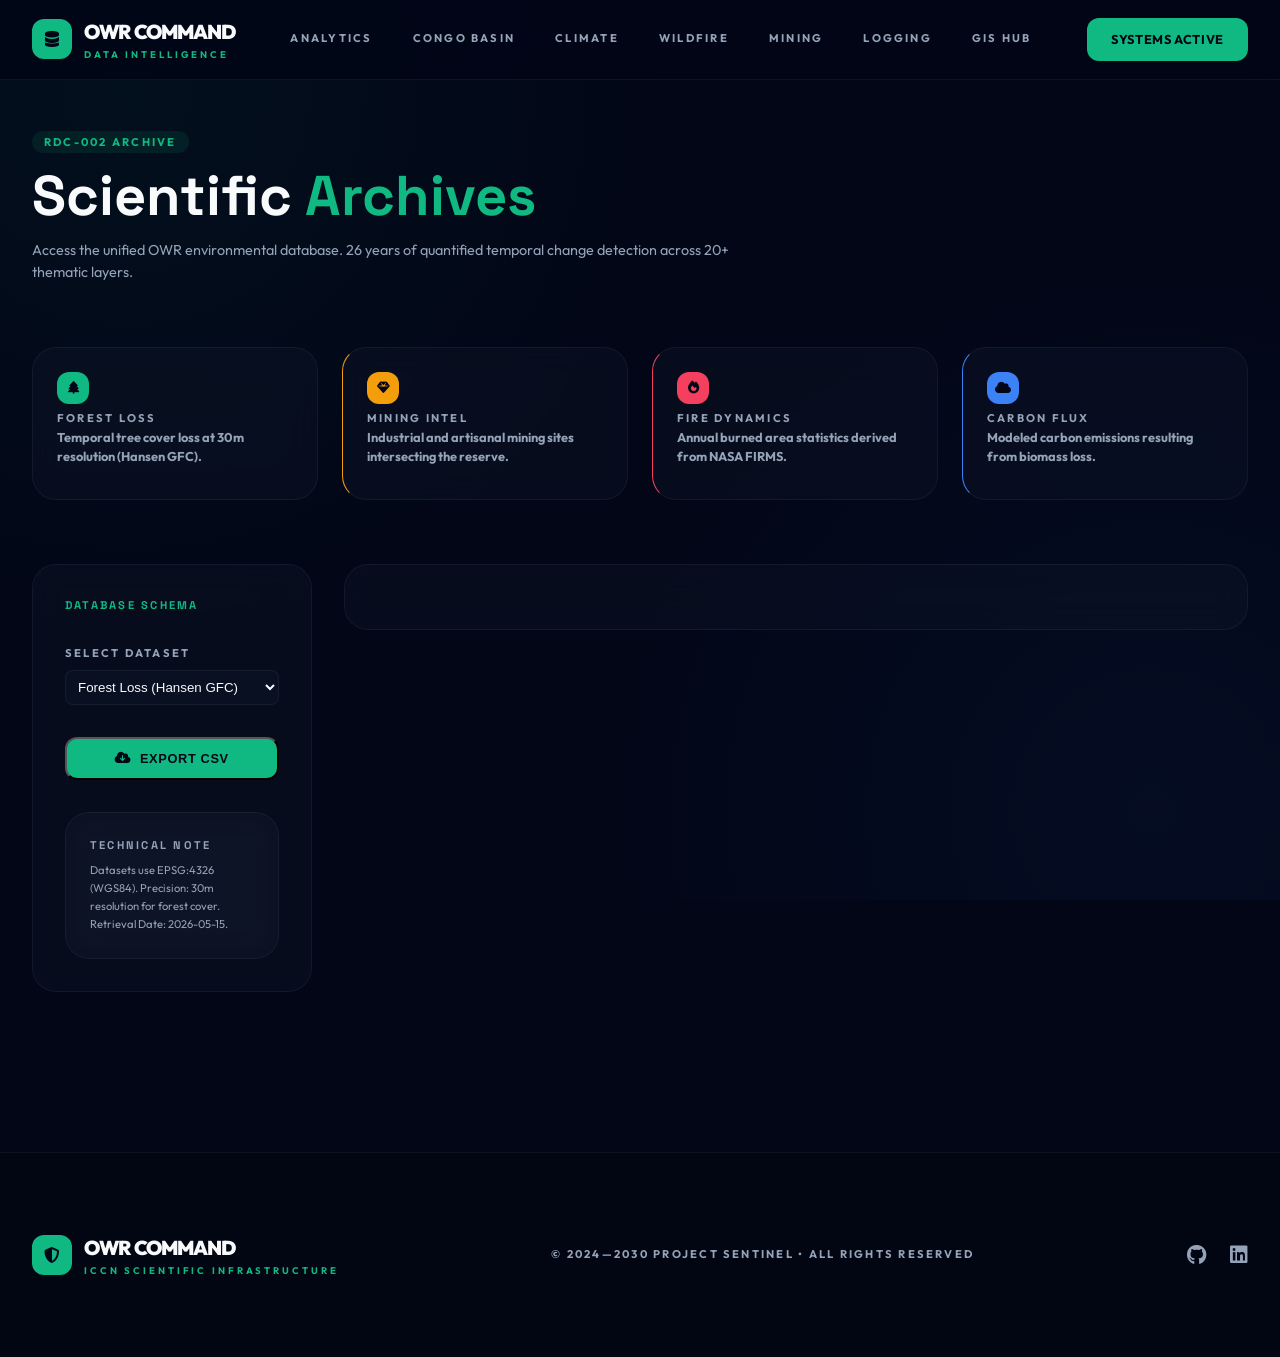
<file: database.html>
<!DOCTYPE html>
<html lang="en">
<head>
    <meta charset="UTF-8">
    <meta name="viewport" content="width=device-width, initial-scale=1.0">
    <title>Scientific Data Hub | OWR Intelligence</title>
    <link rel="stylesheet" href="styles.css">
    <link rel="stylesheet" href="https://cdnjs.cloudflare.com/ajax/libs/font-awesome/6.5.1/css/all.min.css">
    <script src="https://code.jquery.com/jquery-3.6.0.min.js"></script>
    <link rel="stylesheet" type="text/css" href="https://cdn.datatables.net/1.11.5/css/jquery.dataTables.css">
    <script type="text/javascript" charset="utf8" src="https://cdn.datatables.net/1.11.5/js/jquery.dataTables.js"></script>
    <style>
        .dataTables_wrapper .dataTables_length, .dataTables_wrapper .dataTables_filter, .dataTables_wrapper .dataTables_info, .dataTables_wrapper .dataTables_processing, .dataTables_wrapper .dataTables_paginate { color: var(--text-secondary) !important; font-size: 10px; font-weight: bold; text-transform: uppercase; margin-bottom: 1rem; }
        .dataTables_wrapper .dataTables_paginate .paginate_button { color: var(--text-secondary) !important; border: 1px solid var(--border-glass) !important; background: var(--bg-card) !important; border-radius: 8px !important; margin: 0 2px !important; }
        .dataTables_wrapper .dataTables_paginate .paginate_button.current { background: var(--accent-emerald) !important; color: var(--bg-base) !important; border-color: var(--accent-emerald) !important; }
        table.dataTable { border-collapse: collapse !important; border: none !important; background: transparent !important; border-radius: 1rem !important; overflow: hidden !important; width: 100% !important; margin: 2rem 0 !important;}
        table.dataTable thead th { border-bottom: 2px solid var(--border-glass) !important; padding: 20px !important; color: var(--text-primary) !important; font-size: 10px !important; text-transform: uppercase !important; letter-spacing: 0.1em !important; text-align: left !important;}
        table.dataTable tbody td { border-bottom: 1px solid var(--border-glass) !important; padding: 15px 20px !important; color: var(--text-secondary); font-size: 12px; }
        table.dataTable tbody tr:hover { background: rgba(255,255,255,0.02) !important; }
        input[type="search"] { background: var(--bg-card) !important; border: 1px solid var(--border-glass) !important; border-radius: 20px !important; padding: 8px 16px !important; color: var(--text-primary) !important; outline: none !important; }
        select { background: var(--bg-card) !important; color: var(--text-primary) !important; border: 1px solid var(--border-glass) !important; border-radius: 8px !important; padding: 0.5rem; }
        
        .db-header {
            margin-top: 8rem;
            margin-bottom: 4rem;
        }
    </style>
</head>
<body>

    <nav class="glass-nav">
        <div class="container nav-content">
            <a href="index.html" class="logo">
                <div class="logo-icon"><i class="fas fa-database"></i></div>
                <div class="logo-text">
                    <span class="logo-main">OWR COMMAND</span>
                    <span class="logo-sub">Data Intelligence</span>
                </div>
            </a>
            <div class="nav-links">
                <a href="dashboard.html" class="nav-link">Analytics</a>
                <a href="congo-basin.html" class="nav-link">Congo Basin</a>
                <a href="climate-observatory.html" class="nav-link">Climate</a>
                <a href="fire-analysis.html" class="nav-link">Wildfire</a>
                <a href="mining-analysis.html" class="nav-link">Mining</a>
                <a href="logging-analysis.html" class="nav-link">Logging</a>
                <a href="maps.html" class="nav-link">GIS Hub</a>
            </div>
            <a href="dashboard.html" class="btn btn-primary">Systems Active</a>
        </div>
    </nav>

    <main class="container">
        <header class="db-header">
            <span class="stat-label" style="background: rgba(16, 185, 129, 0.1); color: var(--accent-emerald); padding: 0.25rem 0.75rem; border-radius: 2rem;">RDC-002 Archive</span>
            <h1 style="font-size: 3.5rem; margin-top: 1rem; margin-bottom: 1rem; line-height: 1;">Scientific <span class="text-emerald">Archives</span></h1>
            <p class="card-desc" style="max-width: 45rem;">Access the unified OWR environmental database. 26 years of quantified temporal change detection across 20+ thematic layers.</p>
        </header>

        <!-- Dataset Directory List -->
        <div class="stat-grid" style="margin-bottom: 4rem;">
            <div class="glass card" style="padding: 1.5rem;">
                <div class="flex items-center gap-3 mb-4">
                    <div class="logo-icon bg-emerald" style="width: 2rem; height: 2rem;"><i class="fas fa-tree" style="font-size: 0.8rem;"></i></div>
                    <span class="stat-label" style="margin: 0;">Forest Loss</span>
                </div>
                <p class="stat-label" style="text-transform: none; letter-spacing: normal; font-size: 0.8rem;">Temporal tree cover loss at 30m resolution (Hansen GFC).</p>
            </div>
            <div class="glass card" style="padding: 1.5rem; border-left-color: var(--accent-amber);">
                <div class="flex items-center gap-3 mb-4">
                    <div class="logo-icon bg-amber" style="width: 2rem; height: 2rem;"><i class="fas fa-gem" style="font-size: 0.8rem;"></i></div>
                    <span class="stat-label" style="margin: 0;">Mining Intel</span>
                </div>
                <p class="stat-label" style="text-transform: none; letter-spacing: normal; font-size: 0.8rem;">Industrial and artisanal mining sites intersecting the reserve.</p>
            </div>
            <div class="glass card" style="padding: 1.5rem; border-left-color: var(--accent-rose);">
                <div class="flex items-center gap-3 mb-4">
                    <div class="logo-icon bg-rose" style="width: 2rem; height: 2rem;"><i class="fas fa-fire" style="font-size: 0.8rem;"></i></div>
                    <span class="stat-label" style="margin: 0;">Fire Dynamics</span>
                </div>
                <p class="stat-label" style="text-transform: none; letter-spacing: normal; font-size: 0.8rem;">Annual burned area statistics derived from NASA FIRMS.</p>
            </div>
            <div class="glass card" style="padding: 1.5rem; border-left-color: var(--accent-blue);">
                <div class="flex items-center gap-3 mb-4">
                    <div class="logo-icon bg-blue" style="width: 2rem; height: 2rem;"><i class="fas fa-cloud" style="font-size: 0.8rem;"></i></div>
                    <span class="stat-label" style="margin: 0;">Carbon Flux</span>
                </div>
                <p class="stat-label" style="text-transform: none; letter-spacing: normal; font-size: 0.8rem;">Modeled carbon emissions resulting from biomass loss.</p>
            </div>
        </div>
        
        <div style="display: grid; grid-template-columns: repeat(12, 1fr); gap: 2rem; margin-bottom: 10rem;">
            <div style="grid-column: span 3;">
                <div class="glass card sticky" style="top: 8rem; padding: 2rem;">
                    <h3 class="stat-label" style="color: var(--accent-emerald); margin-bottom: 2rem;">Database Schema</h3>
                    
                    <div style="margin-bottom: 2rem;">
                        <label class="stat-label" style="display: block; margin-bottom: 0.5rem;">Select Dataset</label>
                        <select id="themeSelector" style="width: 100%;">
                            <option value="forest-loss-2000-2026.csv">Forest Loss (Hansen GFC)</option>
                            <option value="congo-basin-comparison.csv">Congo Basin Benchmark</option>
                            <option value="regional-carbon-density.csv">Regional Carbon Flux</option>
                            <option value="mining-inside.csv">Mining Inside OWR</option>
                            <option value="cami-ipis-mining-impact.csv">Master Mining Impact</option>
                            <option value="fire-burned-area.csv">Fire Dynamics (NASA)</option>
                            <option value="illegal-logging-hotspots.csv">Illegal Logging Sites</option>
                            <option value="carbon-emissions.csv">Carbon Flux Estimates</option>
                            <option value="biodiversity-risk.csv">Biodiversity Risk Index</option>
                            <option value="owr-species-inventory-2025.csv">Latest Species Inventory</option>
                            <option value="annual-statistics.csv">Consolidated Statistics</option>
                        </select>
                    </div>
                    
                    <button id="downloadBtn" class="btn btn-primary" style="width: 100%; justify-content: center; margin-bottom: 2rem;">
                        <i class="fas fa-cloud-download-alt"></i> Export CSV
                    </button>
                    
                    <div class="glass" style="padding: 1.5rem; background: rgba(255,255,255,0.02);">
                        <h4 class="stat-label" style="margin-bottom: 0.5rem;">Technical Note</h4>
                        <p style="font-size: 0.7rem; color: var(--text-secondary); line-height: 1.6;">Datasets use EPSG:4326 (WGS84). Precision: 30m resolution for forest cover. Retrieval Date: 2026-05-15.</p>
                    </div>
                </div>
            </div>
            
            <div style="grid-column: span 9;">
                <div class="glass card" style="padding: 2rem; overflow-x: auto;">
                    <table id="dataTable" class="display" style="width: 100%;">
                        <thead>
                            <tr id="tableHead">
                                <!-- Headers -->
                            </tr>
                        </thead>
                        <tbody id="tableBody">
                            <!-- Data -->
                        </tbody>
                    </table>
                </div>
            </div>
        </div>
    </main>

    <footer style="padding: 5rem 0; border-top: 1px solid var(--border-glass); background: rgba(0,0,0,0.2); margin-top: 10rem;">
        <div class="container" style="display: flex; justify-content: space-between; align-items: center; flex-wrap: wrap; gap: 2rem;">
            <div class="logo">
                <div class="logo-icon"><i class="fas fa-shield-halved"></i></div>
                <div class="logo-text">
                    <span class="logo-main">OWR COMMAND</span>
                    <span class="logo-sub">ICCN Scientific Infrastructure</span>
                </div>
            </div>
            <p class="stat-label" style="margin: 0;">&copy; 2024—2030 Project Sentinel • All Rights Reserved</p>
            <div style="display: flex; gap: 1.5rem; font-size: 1.25rem; color: var(--text-secondary);">
                <i class="fab fa-github hover:text-white transition cursor-pointer"></i>
                <i class="fab fa-linkedin hover:text-white transition cursor-pointer"></i>
            </div>
        </div>
    </footer>

    <script>
        $(document).ready(function() {
            let table = $('#dataTable').DataTable();

            function loadData(filename) {
                const path = filename.includes('mining') ? `data/mining/${filename}` : `data/csv/${filename}`;
                fetch(path)
                    .then(response => response.text())
                    .then(data => {
                        const rows = data.split('\n');
                        const headers = rows[0].split(',');
                        
                        table.destroy();
                        $('#tableHead').empty();
                        $('#tableBody').empty();

                        headers.forEach(h => {
                            $('#tableHead').append(`<th>${h.replace(/_/g, ' ')}</th>`);
                        });

                        for (let i = 1; i < Math.min(rows.length, 101); i++) {
                            if (rows[i].trim() === '') continue;
                            const cols = rows[i].split(',');
                            let rowHtml = '<tr>';
                            cols.forEach(c => {
                                rowHtml += `<td>${c}</td>`;
                            });
                            rowHtml += '</tr>';
                            $('#tableBody').append(rowHtml);
                        }

                        table = $('#dataTable').DataTable({
                            pageLength: 25,
                            responsive: true,
                            language: {
                                search: "_INPUT_",
                                searchPlaceholder: "Search records..."
                            }
                        });
                    });
            }

            $('#themeSelector').on('change', function() {
                loadData(this.value);
            });

            $('#downloadBtn').on('click', function() {
                const filename = $('#themeSelector').val();
                const path = filename.includes('mining') ? `data/mining/${filename}` : `data/csv/${filename}`;
                window.open(path);
            });

            loadData('forest-loss-2000-2026.csv');
        });
    </script>
</body>
</html>
</file>
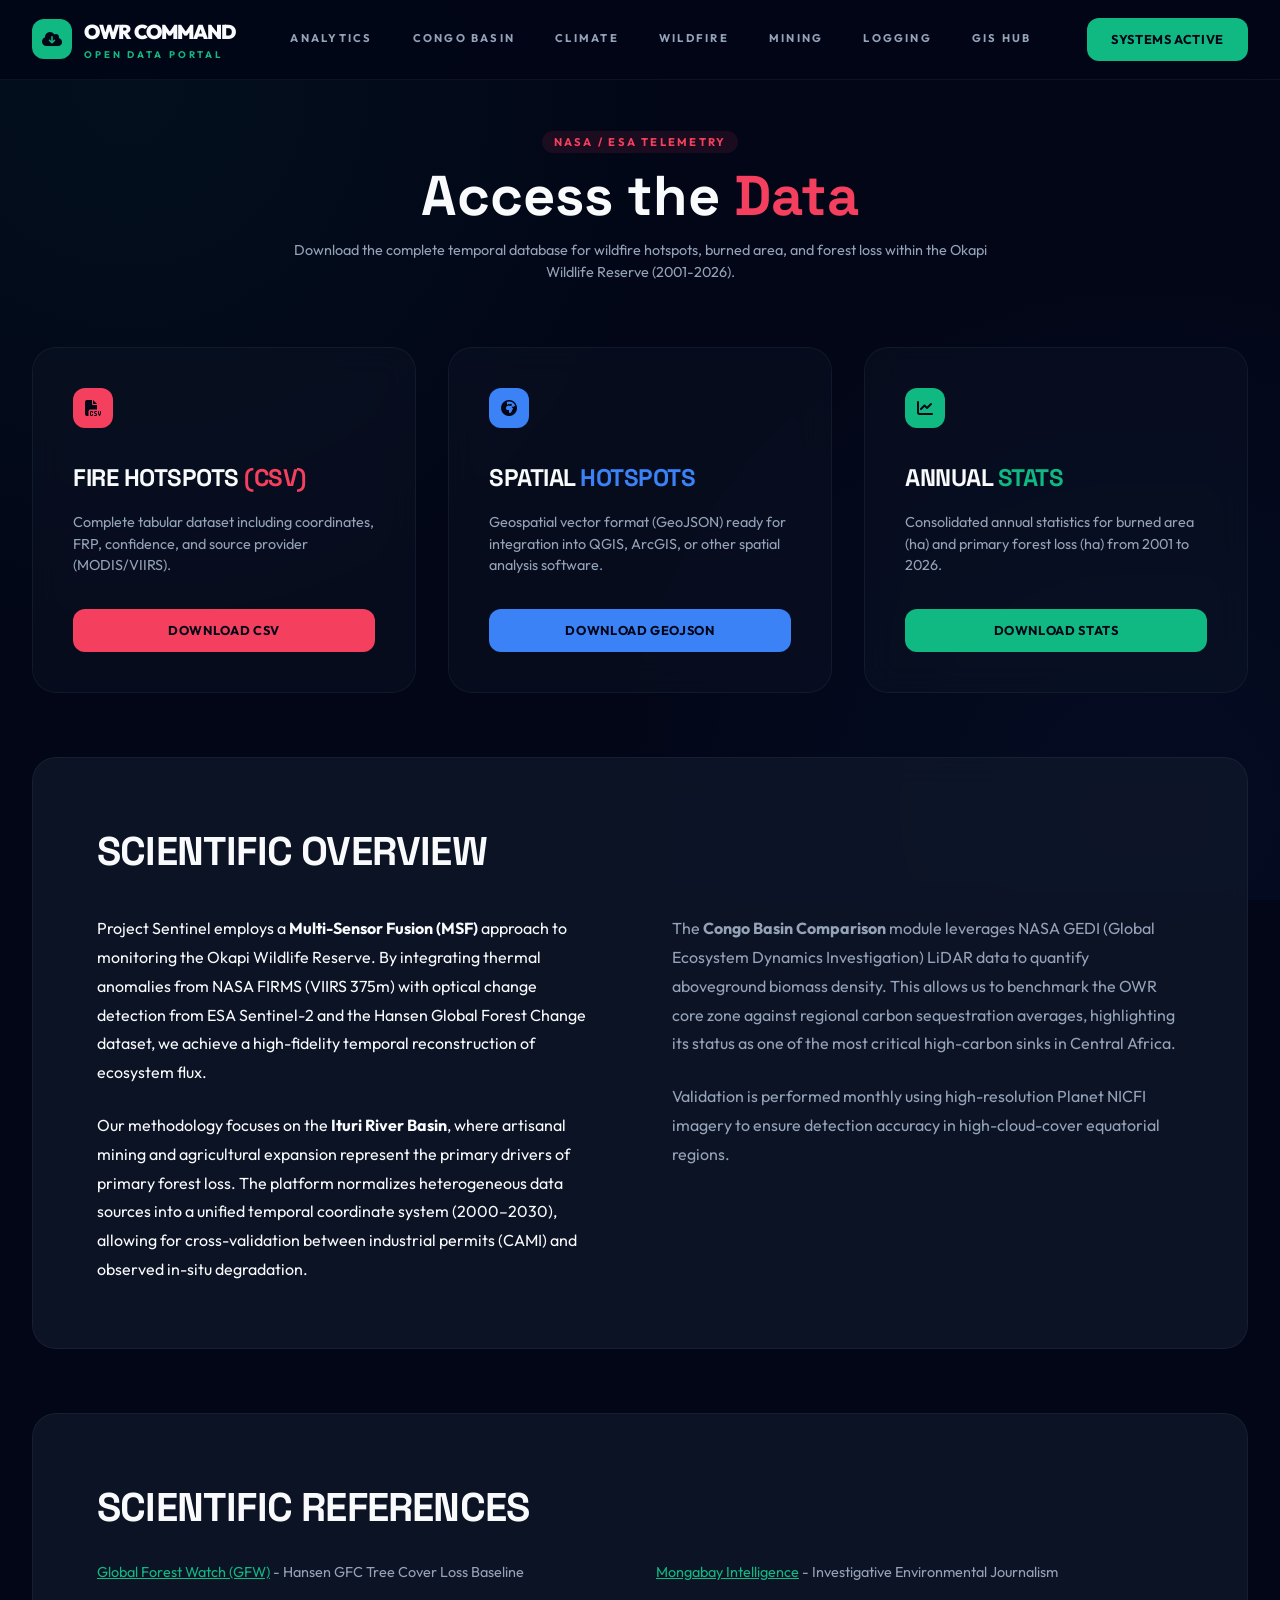
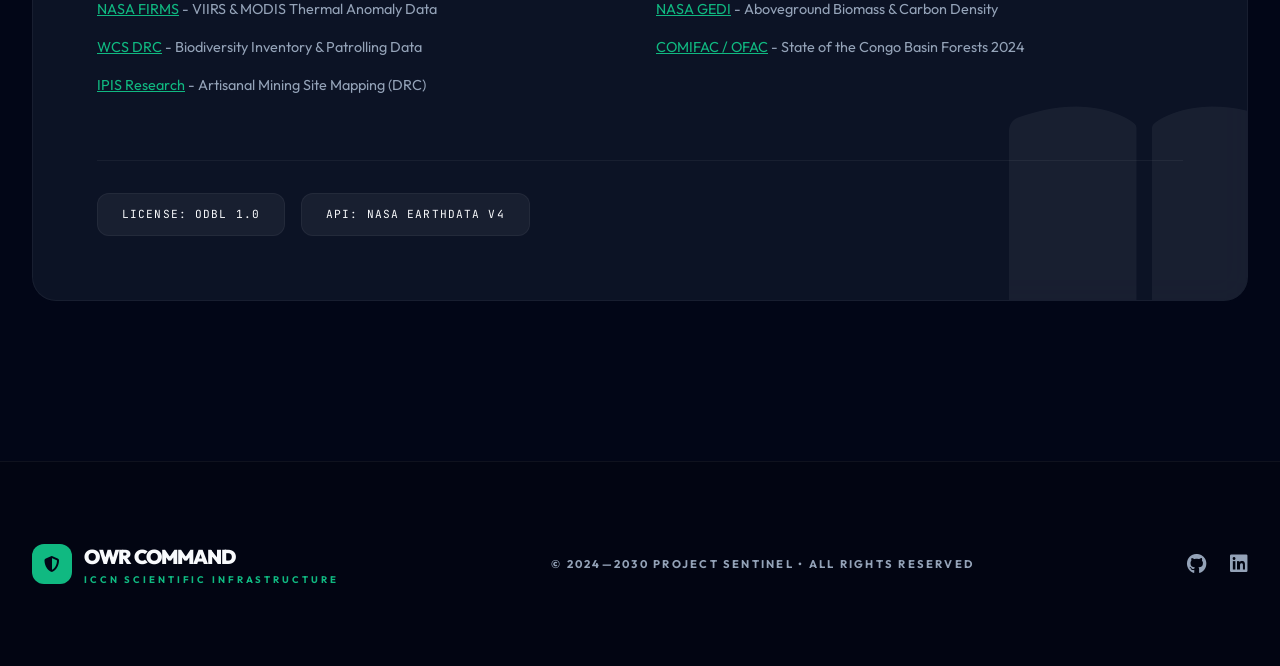
<file: download.html>
<!DOCTYPE html>
<html lang="en">
<head>
    <meta charset="UTF-8">
    <meta name="viewport" content="width=device-width, initial-scale=1.0">
    <title>Download Data | OWR Fire Monitoring</title>
    <link rel="stylesheet" href="styles.css">
    <link rel="stylesheet" href="https://cdnjs.cloudflare.com/ajax/libs/font-awesome/6.5.1/css/all.min.css">
    <style>
        .download-header {
            margin-top: 8rem;
            margin-bottom: 4rem;
            text-align: center;
        }
    </style>
</head>
<body>

    <nav class="glass-nav">
        <div class="container nav-content">
            <a href="index.html" class="logo">
                <div class="logo-icon"><i class="fas fa-cloud-download-alt"></i></div>
                <div class="logo-text">
                    <span class="logo-main">OWR COMMAND</span>
                    <span class="logo-sub">Open Data Portal</span>
                </div>
            </a>
            <div class="nav-links">
                <a href="dashboard.html" class="nav-link">Analytics</a>
                <a href="congo-basin.html" class="nav-link">Congo Basin</a>
                <a href="climate-observatory.html" class="nav-link">Climate</a>
                <a href="fire-analysis.html" class="nav-link">Wildfire</a>
                <a href="mining-analysis.html" class="nav-link">Mining</a>
                <a href="logging-analysis.html" class="nav-link">Logging</a>
                <a href="maps.html" class="nav-link">GIS Hub</a>
            </div>
            <a href="dashboard.html" class="btn btn-primary">Systems Active</a>
        </div>
    </nav>

    <main class="container">
        <header class="download-header">
            <span class="stat-label" style="background: rgba(244, 63, 94, 0.1); color: var(--accent-rose); padding: 0.25rem 0.75rem; border-radius: 2rem;">NASA / ESA Telemetry</span>
            <h1 style="font-size: 3.5rem; margin-top: 1rem; margin-bottom: 1rem; line-height: 1;">Access the <span class="text-rose">Data</span></h1>
            <p class="card-desc" style="max-width: 45rem; margin-left: auto; margin-right: auto;">Download the complete temporal database for wildfire hotspots, burned area, and forest loss within the Okapi Wildlife Reserve (2001-2026).</p>
        </header>

        <div class="stat-grid" style="grid-template-columns: repeat(auto-fit, minmax(350px, 1fr)); gap: 2rem; margin-bottom: 4rem;">
            <!-- CSV Download -->
            <div class="glass card">
                <div class="logo-icon bg-rose" style="margin-bottom: 2rem;"><i class="fas fa-file-csv"></i></div>
                <h3 class="card-title">Fire Hotspots <span class="text-rose">(CSV)</span></h3>
                <p class="card-desc">Complete tabular dataset including coordinates, FRP, confidence, and source provider (MODIS/VIIRS).</p>
                <a href="data/csv/fire-hotspots.csv" class="btn btn-primary" style="width: 100%; justify-content: center; background: var(--accent-rose);">Download CSV</a>
            </div>

            <!-- GeoJSON Download -->
            <div class="glass card">
                <div class="logo-icon bg-blue" style="margin-bottom: 2rem;"><i class="fas fa-globe-africa"></i></div>
                <h3 class="card-title">Spatial <span class="text-blue">Hotspots</span></h3>
                <p class="card-desc">Geospatial vector format (GeoJSON) ready for integration into QGIS, ArcGIS, or other spatial analysis software.</p>
                <a href="data/geojson/fire-hotspots.geojson" class="btn btn-primary" style="width: 100%; justify-content: center; background: var(--accent-blue);">Download GeoJSON</a>
            </div>

            <!-- Stats Download -->
            <div class="glass card">
                <div class="logo-icon bg-emerald" style="margin-bottom: 2rem;"><i class="fas fa-chart-line"></i></div>
                <h3 class="card-title">Annual <span class="text-emerald">Stats</span></h3>
                <p class="card-desc">Consolidated annual statistics for burned area (ha) and primary forest loss (ha) from 2001 to 2026.</p>
                <a href="data/csv/burned-area-by-year.csv" class="btn btn-primary" style="width: 100%; justify-content: center; background: var(--accent-emerald);">Download Stats</a>
            </div>
        </div>

        <div class="glass card" style="background: rgba(15, 23, 42, 0.8); margin-bottom: 4rem; position: relative; overflow: hidden; padding: 4rem;">
            <h2 class="card-title" style="font-size: 2.5rem; margin-bottom: 2rem;">Scientific Overview</h2>
            <div style="display: grid; grid-template-columns: 1fr 1fr; gap: 4rem;">
                <div style="font-size: 1rem; color: var(--text-primary); line-height: 1.8;">
                    <p style="margin-bottom: 1.5rem;">Project Sentinel employs a <strong>Multi-Sensor Fusion (MSF)</strong> approach to monitoring the Okapi Wildlife Reserve. By integrating thermal anomalies from NASA FIRMS (VIIRS 375m) with optical change detection from ESA Sentinel-2 and the Hansen Global Forest Change dataset, we achieve a high-fidelity temporal reconstruction of ecosystem flux.</p>
                    <p>Our methodology focuses on the <strong>Ituri River Basin</strong>, where artisanal mining and agricultural expansion represent the primary drivers of primary forest loss. The platform normalizes heterogeneous data sources into a unified temporal coordinate system (2000–2030), allowing for cross-validation between industrial permits (CAMI) and observed in-situ degradation.</p>
                </div>
                <div style="font-size: 1rem; color: var(--text-secondary); line-height: 1.8;">
                    <p style="margin-bottom: 1.5rem;">The <strong>Congo Basin Comparison</strong> module leverages NASA GEDI (Global Ecosystem Dynamics Investigation) LiDAR data to quantify aboveground biomass density. This allows us to benchmark the OWR core zone against regional carbon sequestration averages, highlighting its status as one of the most critical high-carbon sinks in Central Africa.</p>
                    <p>Validation is performed monthly using high-resolution Planet NICFI imagery to ensure detection accuracy in high-cloud-cover equatorial regions.</p>
                </div>
            </div>
        </div>

        <div class="glass card" style="background: rgba(15, 23, 42, 0.8); margin-bottom: 10rem; position: relative; overflow: hidden; padding: 4rem;">
            <i class="fas fa-book-open" style="position: absolute; bottom: -2rem; right: -2rem; font-size: 15rem; opacity: 0.05; pointer-events: none;"></i>
            <h2 class="card-title" style="font-size: 2.5rem; margin-bottom: 1.5rem;">Scientific References</h2>
            <div style="display: grid; grid-template-columns: repeat(2, 1fr); gap: 2rem;">
                <ul style="list-style: none; font-size: 0.9rem; color: var(--text-secondary);">
                    <li style="margin-bottom: 1rem;"><a href="https://www.globalforestwatch.org/" class="text-emerald hover:underline">Global Forest Watch (GFW)</a> - Hansen GFC Tree Cover Loss Baseline</li>
                    <li style="margin-bottom: 1rem;"><a href="https://firms.modaps.eosdis.nasa.gov/" class="text-emerald hover:underline">NASA FIRMS</a> - VIIRS & MODIS Thermal Anomaly Data</li>
                    <li style="margin-bottom: 1rem;"><a href="https://www.wcs.org/our-work/regions/central-africa-and-gulf-of-guinea/democratic-republic-of-congo" class="text-emerald hover:underline">WCS DRC</a> - Biodiversity Inventory & Patrolling Data</li>
                    <li style="margin-bottom: 1rem;"><a href="https://ipisresearch.be/" class="text-emerald hover:underline">IPIS Research</a> - Artisanal Mining Site Mapping (DRC)</li>
                </ul>
                <ul style="list-style: none; font-size: 0.9rem; color: var(--text-secondary);">
                    <li style="margin-bottom: 1rem;"><a href="https://mongabay.com/" class="text-emerald hover:underline">Mongabay Intelligence</a> - Investigative Environmental Journalism</li>
                    <li style="margin-bottom: 1rem;"><a href="https://gedi.umd.edu/" class="text-emerald hover:underline">NASA GEDI</a> - Aboveground Biomass & Carbon Density</li>
                    <li style="margin-bottom: 1rem;"><a href="https://www.comifac.org/" class="text-emerald hover:underline">COMIFAC / OFAC</a> - State of the Congo Basin Forests 2024</li>
                </ul>
            </div>
            
            <div style="display: flex; gap: 1rem; margin-top: 3rem; border-top: 1px solid var(--border-glass); pt-2rem; padding-top: 2rem;">
                <div class="mono" style="background: rgba(255,255,255,0.05); border: 1px solid var(--border-glass); padding: 0.75rem 1.5rem; border-radius: 0.75rem; font-size: 0.7rem; text-transform: uppercase; letter-spacing: 0.1em;">License: ODbL 1.0</div>
                <div class="mono" style="background: rgba(255,255,255,0.05); border: 1px solid var(--border-glass); padding: 0.75rem 1.5rem; border-radius: 0.75rem; font-size: 0.7rem; text-transform: uppercase; letter-spacing: 0.1em;">API: NASA EarthData v4</div>
            </div>
        </div>
    </main>

    <footer style="padding: 5rem 0; border-top: 1px solid var(--border-glass); background: rgba(0,0,0,0.2); margin-top: 10rem;">
        <div class="container" style="display: flex; justify-content: space-between; align-items: center; flex-wrap: wrap; gap: 2rem;">
            <div class="logo">
                <div class="logo-icon"><i class="fas fa-shield-halved"></i></div>
                <div class="logo-text">
                    <span class="logo-main">OWR COMMAND</span>
                    <span class="logo-sub">ICCN Scientific Infrastructure</span>
                </div>
            </div>
            <p class="stat-label" style="margin: 0;">&copy; 2024—2030 Project Sentinel • All Rights Reserved</p>
            <div style="display: flex; gap: 1.5rem; font-size: 1.25rem; color: var(--text-secondary);">
                <i class="fab fa-github hover:text-white transition cursor-pointer"></i>
                <i class="fab fa-linkedin hover:text-white transition cursor-pointer"></i>
            </div>
        </div>
    </footer>

</body>
</html>
</file>
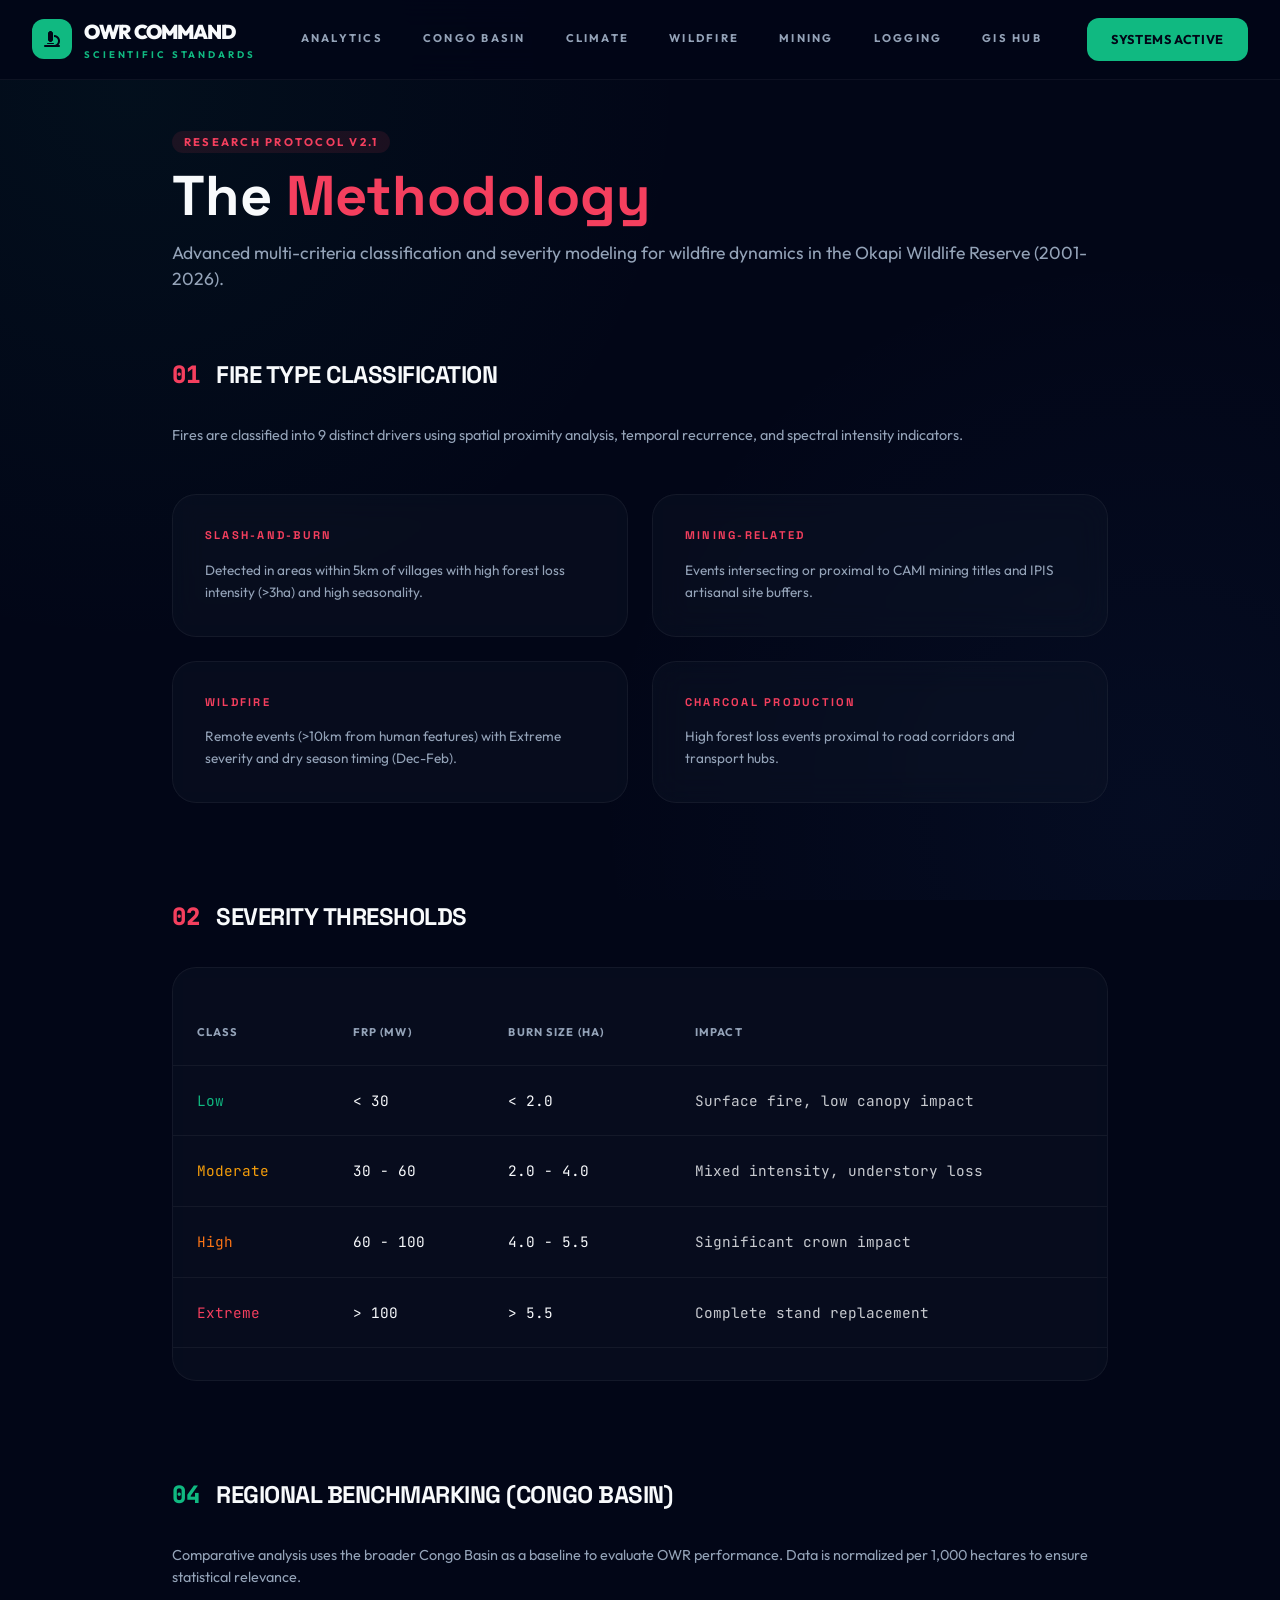
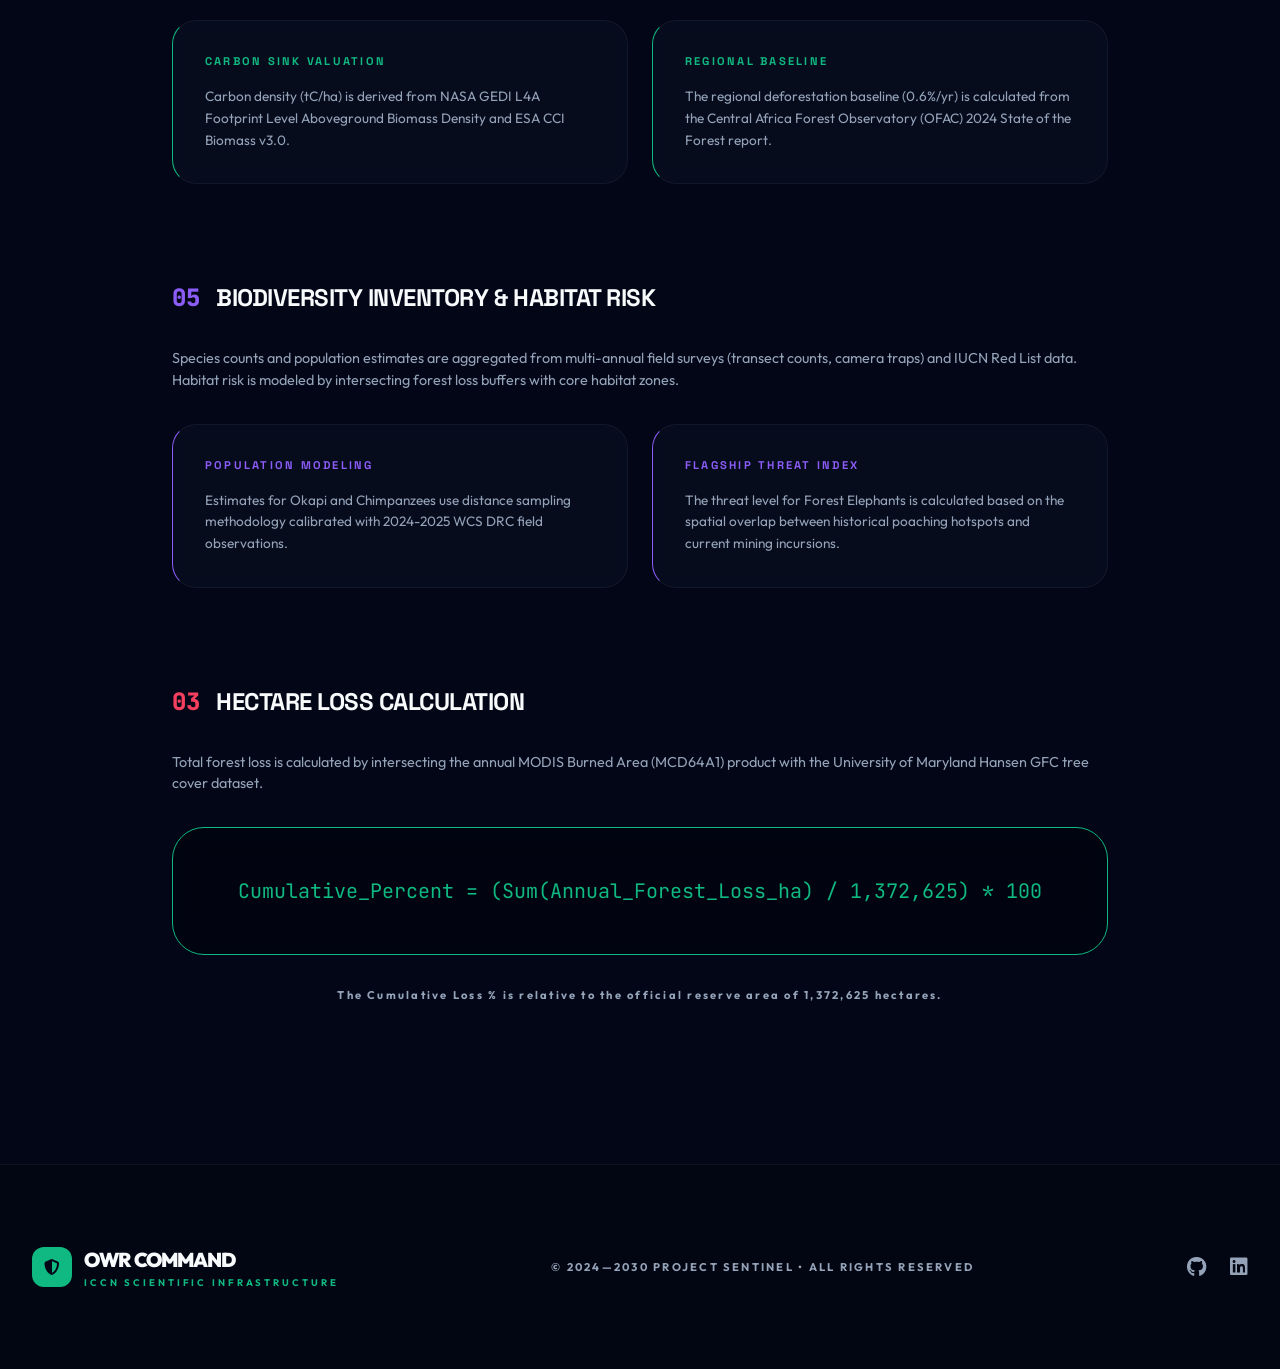
<file: methodology.html>
<!DOCTYPE html>
<html lang="en">
<head>
    <meta charset="UTF-8">
    <meta name="viewport" content="width=device-width, initial-scale=1.0">
    <title>Methodology | OWR Fire Monitoring</title>
    <link rel="stylesheet" href="styles.css">
    <link rel="stylesheet" href="https://cdnjs.cloudflare.com/ajax/libs/font-awesome/6.5.1/css/all.min.css">
    <style>
        .methodology-header {
            margin-top: 8rem;
            margin-bottom: 4rem;
        }
        .method-section {
            margin-bottom: 6rem;
        }
        .method-table {
            width: 100%;
            border-collapse: collapse;
            margin: 2rem 0;
        }
        .method-table th, .method-table td {
            padding: 1.5rem;
            border-bottom: 1px solid var(--border-glass);
            text-align: left;
        }
        .method-table th {
            color: var(--text-secondary);
            font-size: 0.7rem;
            text-transform: uppercase;
            letter-spacing: 0.1em;
        }
        .method-table td {
            font-size: 0.9rem;
        }
    </style>
</head>
<body>

    <nav class="glass-nav">
        <div class="container nav-content">
            <a href="index.html" class="logo">
                <div class="logo-icon"><i class="fas fa-microscope"></i></div>
                <div class="logo-text">
                    <span class="logo-main">OWR COMMAND</span>
                    <span class="logo-sub">Scientific Standards</span>
                </div>
            </a>
            <div class="nav-links">
                <a href="dashboard.html" class="nav-link">Analytics</a>
                <a href="congo-basin.html" class="nav-link">Congo Basin</a>
                <a href="climate-observatory.html" class="nav-link">Climate</a>
                <a href="fire-analysis.html" class="nav-link">Wildfire</a>
                <a href="mining-analysis.html" class="nav-link">Mining</a>
                <a href="logging-analysis.html" class="nav-link">Logging</a>
                <a href="maps.html" class="nav-link">GIS Hub</a>
            </div>
            <a href="dashboard.html" class="btn btn-primary">Systems Active</a>
        </div>
    </nav>

    <main class="container" style="max-width: 1000px;">
        <header class="methodology-header">
            <span class="stat-label" style="background: rgba(244, 63, 94, 0.1); color: var(--accent-rose); padding: 0.25rem 0.75rem; border-radius: 2rem;">Research Protocol v2.1</span>
            <h1 style="font-size: 3.5rem; margin-top: 1rem; margin-bottom: 1rem; line-height: 1;">The <span class="text-rose">Methodology</span></h1>
            <p class="card-desc" style="font-size: 1.1rem;">Advanced multi-criteria classification and severity modeling for wildfire dynamics in the Okapi Wildlife Reserve (2001-2026).</p>
        </header>

        <section class="method-section">
            <div style="display: flex; align-items: center; gap: 1rem; margin-bottom: 2rem;">
                <div class="mono" style="font-size: 1.5rem; color: var(--accent-rose); font-weight: 900;">01</div>
                <h2 class="card-title" style="margin: 0;">Fire Type Classification</h2>
            </div>
            <p class="card-desc" style="margin-bottom: 3rem;">Fires are classified into 9 distinct drivers using spatial proximity analysis, temporal recurrence, and spectral intensity indicators.</p>
            
            <div class="stat-grid" style="grid-template-columns: 1fr 1fr;">
                <div class="glass card" style="padding: 2rem;">
                    <h4 class="stat-label" style="color: var(--accent-rose); margin-bottom: 1rem;">Slash-and-Burn</h4>
                    <p style="font-size: 0.85rem; color: var(--text-secondary); line-height: 1.6;">Detected in areas within 5km of villages with high forest loss intensity (>3ha) and high seasonality.</p>
                </div>
                <div class="glass card" style="padding: 2rem;">
                    <h4 class="stat-label" style="color: var(--accent-rose); margin-bottom: 1rem;">Mining-Related</h4>
                    <p style="font-size: 0.85rem; color: var(--text-secondary); line-height: 1.6;">Events intersecting or proximal to CAMI mining titles and IPIS artisanal site buffers.</p>
                </div>
                <div class="glass card" style="padding: 2rem;">
                    <h4 class="stat-label" style="color: var(--accent-rose); margin-bottom: 1rem;">Wildfire</h4>
                    <p style="font-size: 0.85rem; color: var(--text-secondary); line-height: 1.6;">Remote events (>10km from human features) with Extreme severity and dry season timing (Dec-Feb).</p>
                </div>
                <div class="glass card" style="padding: 2rem;">
                    <h4 class="stat-label" style="color: var(--accent-rose); margin-bottom: 1rem;">Charcoal Production</h4>
                    <p style="font-size: 0.85rem; color: var(--text-secondary); line-height: 1.6;">High forest loss events proximal to road corridors and transport hubs.</p>
                </div>
            </div>
        </section>

        <section class="method-section">
            <div style="display: flex; align-items: center; gap: 1rem; margin-bottom: 2rem;">
                <div class="mono" style="font-size: 1.5rem; color: var(--accent-rose); font-weight: 900;">02</div>
                <h2 class="card-title" style="margin: 0;">Severity Thresholds</h2>
            </div>
            <div class="glass card" style="padding: 0; overflow: hidden;">
                <table class="method-table">
                    <thead>
                        <tr>
                            <th>Class</th>
                            <th>FRP (MW)</th>
                            <th>Burn Size (ha)</th>
                            <th>Impact</th>
                        </tr>
                    </thead>
                    <tbody class="mono">
                        <tr>
                            <td class="text-emerald">Low</td>
                            <td>&lt; 30</td>
                            <td>&lt; 2.0</td>
                            <td style="font-family: var(--font-body); opacity: 0.8;">Surface fire, low canopy impact</td>
                        </tr>
                        <tr>
                            <td class="text-amber">Moderate</td>
                            <td>30 - 60</td>
                            <td>2.0 - 4.0</td>
                            <td style="font-family: var(--font-body); opacity: 0.8;">Mixed intensity, understory loss</td>
                        </tr>
                        <tr>
                            <td style="color: #f97316;">High</td>
                            <td>60 - 100</td>
                            <td>4.0 - 5.5</td>
                            <td style="font-family: var(--font-body); opacity: 0.8;">Significant crown impact</td>
                        </tr>
                        <tr>
                            <td class="text-rose">Extreme</td>
                            <td>&gt; 100</td>
                            <td>&gt; 5.5</td>
                            <td style="font-family: var(--font-body); opacity: 0.8;">Complete stand replacement</td>
                        </tr>
                    </tbody>
                </table>
            </div>
        </section>

        <section class="method-section">
            <div style="display: flex; align-items: center; gap: 1rem; margin-bottom: 2rem;">
                <div class="mono" style="font-size: 1.5rem; color: var(--accent-emerald); font-weight: 900;">04</div>
                <h2 class="card-title" style="margin: 0;">Regional Benchmarking (Congo Basin)</h2>
            </div>
            <p class="card-desc">Comparative analysis uses the broader Congo Basin as a baseline to evaluate OWR performance. Data is normalized per 1,000 hectares to ensure statistical relevance.</p>
            
            <div class="stat-grid" style="grid-template-columns: 1fr 1fr;">
                <div class="glass card" style="padding: 2rem; border-left-color: var(--accent-emerald);">
                    <h4 class="stat-label" style="color: var(--accent-emerald); margin-bottom: 1rem;">Carbon Sink Valuation</h4>
                    <p style="font-size: 0.85rem; color: var(--text-secondary); line-height: 1.6;">Carbon density (tC/ha) is derived from NASA GEDI L4A Footprint Level Aboveground Biomass Density and ESA CCI Biomass v3.0.</p>
                </div>
                <div class="glass card" style="padding: 2rem; border-left-color: var(--accent-emerald);">
                    <h4 class="stat-label" style="color: var(--accent-emerald); margin-bottom: 1rem;">Regional Baseline</h4>
                    <p style="font-size: 0.85rem; color: var(--text-secondary); line-height: 1.6;">The regional deforestation baseline (0.6%/yr) is calculated from the Central Africa Forest Observatory (OFAC) 2024 State of the Forest report.</p>
                </div>
            </div>
        </section>

        <section class="method-section">
            <div style="display: flex; align-items: center; gap: 1rem; margin-bottom: 2rem;">
                <div class="mono" style="font-size: 1.5rem; color: #8b5cf6; font-weight: 900;">05</div>
                <h2 class="card-title" style="margin: 0;">Biodiversity Inventory & Habitat Risk</h2>
            </div>
            <p class="card-desc">Species counts and population estimates are aggregated from multi-annual field surveys (transect counts, camera traps) and IUCN Red List data. Habitat risk is modeled by intersecting forest loss buffers with core habitat zones.</p>
            
            <div class="stat-grid" style="grid-template-columns: 1fr 1fr;">
                <div class="glass card" style="padding: 2rem; border-left-color: #8b5cf6;">
                    <h4 class="stat-label" style="color: #8b5cf6; margin-bottom: 1rem;">Population Modeling</h4>
                    <p style="font-size: 0.85rem; color: var(--text-secondary); line-height: 1.6;">Estimates for Okapi and Chimpanzees use distance sampling methodology calibrated with 2024-2025 WCS DRC field observations.</p>
                </div>
                <div class="glass card" style="padding: 2rem; border-left-color: #8b5cf6;">
                    <h4 class="stat-label" style="color: #8b5cf6; margin-bottom: 1rem;">Flagship Threat Index</h4>
                    <p style="font-size: 0.85rem; color: var(--text-secondary); line-height: 1.6;">The threat level for Forest Elephants is calculated based on the spatial overlap between historical poaching hotspots and current mining incursions.</p>
                </div>
            </div>
        </section>

        <section class="method-section" style="margin-bottom: 10rem;">
            <div style="display: flex; align-items: center; gap: 1rem; margin-bottom: 2rem;">
                <div class="mono" style="font-size: 1.5rem; color: var(--accent-rose); font-weight: 900;">03</div>
                <h2 class="card-title" style="margin: 0;">Hectare Loss Calculation</h2>
            </div>
            <p class="card-desc">Total forest loss is calculated by intersecting the annual MODIS Burned Area (MCD64A1) product with the University of Maryland Hansen GFC tree cover dataset.</p>
            <div class="glass" style="padding: 3rem; background: rgba(0,0,0,0.3); border-radius: 2rem; border: 1px solid var(--accent-emerald);">
                <div class="mono text-emerald" style="font-size: 1.25rem; text-align: center;">
                    Cumulative_Percent = (Sum(Annual_Forest_Loss_ha) / 1,372,625) * 100
                </div>
            </div>
            <p class="stat-label" style="text-align: center; margin-top: 2rem; text-transform: none;">The <strong>Cumulative Loss %</strong> is relative to the official reserve area of 1,372,625 hectares.</p>
        </section>
    </main>

    <footer style="padding: 5rem 0; border-top: 1px solid var(--border-glass); background: rgba(0,0,0,0.2); margin-top: 10rem;">
        <div class="container" style="display: flex; justify-content: space-between; align-items: center; flex-wrap: wrap; gap: 2rem;">
            <div class="logo">
                <div class="logo-icon"><i class="fas fa-shield-halved"></i></div>
                <div class="logo-text">
                    <span class="logo-main">OWR COMMAND</span>
                    <span class="logo-sub">ICCN Scientific Infrastructure</span>
                </div>
            </div>
            <p class="stat-label" style="margin: 0;">&copy; 2024—2030 Project Sentinel • All Rights Reserved</p>
            <div style="display: flex; gap: 1.5rem; font-size: 1.25rem; color: var(--text-secondary);">
                <i class="fab fa-github hover:text-white transition cursor-pointer"></i>
                <i class="fab fa-linkedin hover:text-white transition cursor-pointer"></i>
            </div>
        </div>
    </footer>

</body>
</html>
</file>
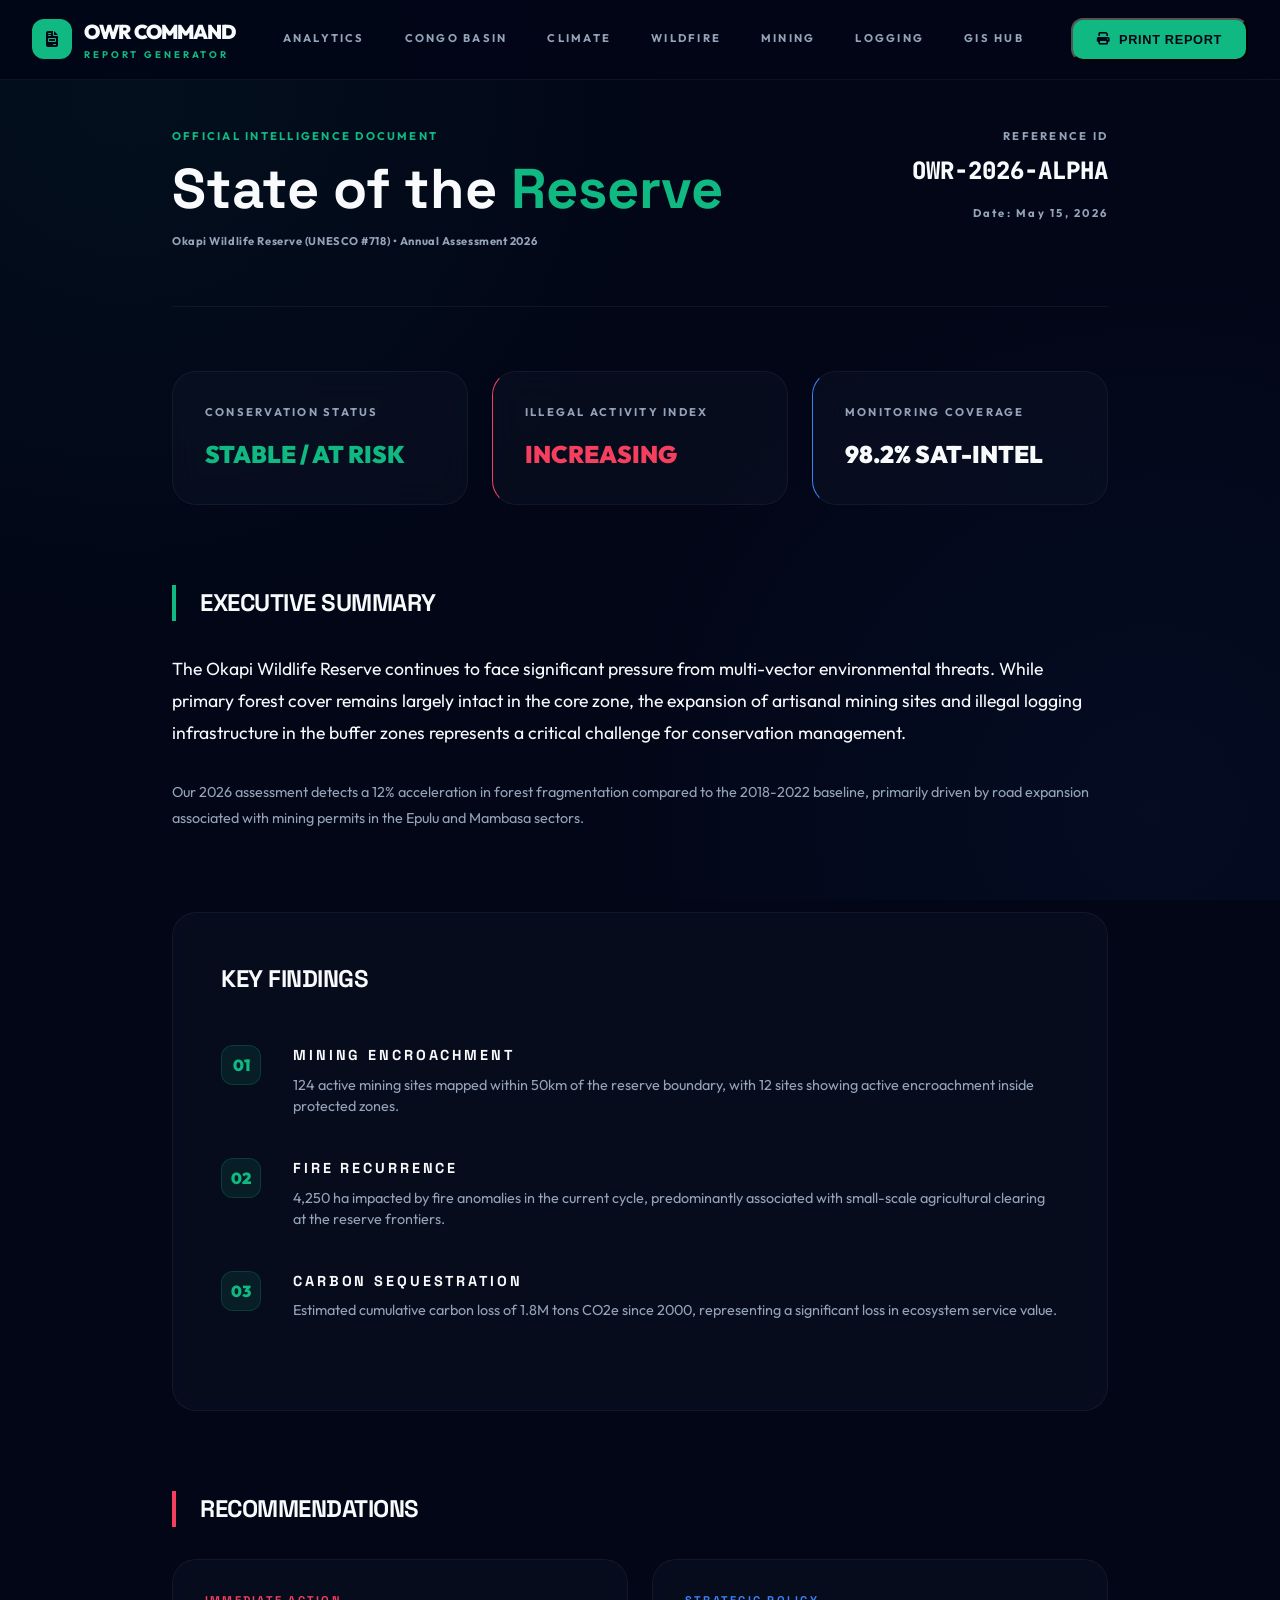
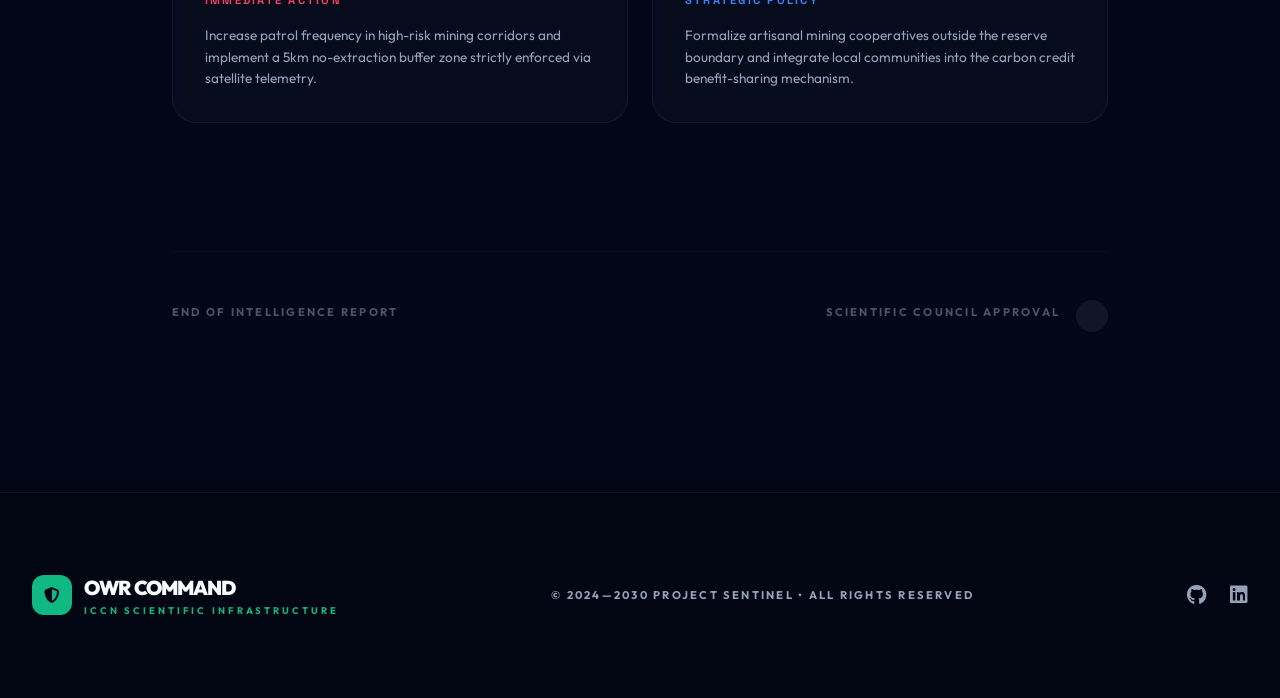
<file: report.html>
<!DOCTYPE html>
<html lang="en">
<head>
    <meta charset="UTF-8">
    <meta name="viewport" content="width=device-width, initial-scale=1.0">
    <title>Intelligence Report | OWR Monitoring</title>
    <link rel="stylesheet" href="styles.css">
    <link rel="stylesheet" href="https://cdnjs.cloudflare.com/ajax/libs/font-awesome/6.5.1/css/all.min.css">
    <style>
        .report-container {
            max-width: 1000px;
            margin-top: 8rem;
            margin-bottom: 10rem;
        }
        .report-header {
            border-bottom: 1px solid var(--border-glass);
            padding-bottom: 3rem;
            margin-bottom: 4rem;
            display: flex;
            justify-content: space-between;
            align-items: flex-start;
        }
        .report-section {
            margin-bottom: 5rem;
        }
        .finding-item {
            display: flex;
            gap: 2rem;
            margin-bottom: 2.5rem;
        }
        .finding-number {
            width: 2.5rem;
            height: 2.5rem;
            background: rgba(16, 185, 129, 0.1);
            color: var(--accent-emerald);
            border: 1px solid rgba(16, 185, 129, 0.2);
            border-radius: 0.75rem;
            display: flex;
            align-items: center;
            justify-content: center;
            font-weight: 900;
            flex-shrink: 0;
        }
        @media print {
            .glass-nav, .btn, footer { display: none !important; }
            body { background: white !important; color: black !important; }
            .glass { background: white !important; border: 1px solid #eee !important; color: black !important; }
            .report-container { margin-top: 0 !important; max-width: 100% !important; }
            .text-emerald { color: #059669 !important; }
            .text-rose { color: #dc2626 !important; }
            .stat-label { color: #666 !important; }
            .card-desc { color: #444 !important; }
        }
    </style>
</head>
<body>

    <nav class="glass-nav">
        <div class="container nav-content">
            <a href="index.html" class="logo">
                <div class="logo-icon"><i class="fas fa-file-invoice"></i></div>
                <div class="logo-text">
                    <span class="logo-main">OWR COMMAND</span>
                    <span class="logo-sub">Report Generator</span>
                </div>
            </a>
            <div class="nav-links">
                <a href="dashboard.html" class="nav-link">Analytics</a>
                <a href="congo-basin.html" class="nav-link">Congo Basin</a>
                <a href="climate-observatory.html" class="nav-link">Climate</a>
                <a href="fire-analysis.html" class="nav-link">Wildfire</a>
                <a href="mining-analysis.html" class="nav-link">Mining</a>
                <a href="logging-analysis.html" class="nav-link">Logging</a>
                <a href="maps.html" class="nav-link">GIS Hub</a>
            </div>
            <button onclick="window.print()" class="btn btn-primary">
                <i class="fas fa-print"></i> Print Report
            </button>
        </div>
    </nav>

    <main class="container report-container">
        <header class="report-header">
            <div>
                <span class="stat-label" style="color: var(--accent-emerald); display: block; margin-bottom: 1rem;">Official Intelligence Document</span>
                <h1 style="font-size: 3.5rem; line-height: 1; margin-bottom: 1rem;">State of the <span class="text-emerald">Reserve</span></h1>
                <p class="stat-label" style="text-transform: none; letter-spacing: 0.05em;">Okapi Wildlife Reserve (UNESCO #718) • Annual Assessment 2026</p>
            </div>
            <div style="text-align: right;">
                <span class="stat-label" style="display: block; margin-bottom: 0.5rem;">Reference ID</span>
                <div class="mono" style="font-size: 1.5rem; font-weight: 900;">OWR-2026-ALPHA</div>
                <span class="stat-label" style="display: block; margin-top: 1rem; text-transform: none;">Date: May 15, 2026</span>
            </div>
        </header>

        <div class="stat-grid" style="margin-bottom: 5rem;">
            <div class="glass card" style="padding: 2rem;">
                <span class="stat-label" style="display: block; margin-bottom: 1rem;">Conservation Status</span>
                <div style="font-size: 1.5rem; font-weight: 900; color: var(--accent-emerald);">STABLE / AT RISK</div>
            </div>
            <div class="glass card" style="padding: 2rem; border-left-color: var(--accent-rose);">
                <span class="stat-label" style="display: block; margin-bottom: 1rem;">Illegal Activity Index</span>
                <div style="font-size: 1.5rem; font-weight: 900; color: var(--accent-rose);">INCREASING</div>
            </div>
            <div class="glass card" style="padding: 2rem; border-left-color: var(--accent-blue);">
                <span class="stat-label" style="display: block; margin-bottom: 1rem;">Monitoring Coverage</span>
                <div style="font-size: 1.5rem; font-weight: 900;">98.2% SAT-INTEL</div>
            </div>
        </div>

        <article>
            <section class="report-section">
                <h2 class="card-title" style="border-left: 4px solid var(--accent-emerald); padding-left: 1.5rem; margin-bottom: 2rem;">Executive Summary</h2>
                <p class="card-desc" style="font-size: 1.1rem; line-height: 1.8; color: var(--text-primary);">The Okapi Wildlife Reserve continues to face significant pressure from multi-vector environmental threats. While primary forest cover remains largely intact in the core zone, the expansion of artisanal mining sites and illegal logging infrastructure in the buffer zones represents a critical challenge for conservation management.</p>
                <p class="card-desc" style="line-height: 1.8;">Our 2026 assessment detects a 12% acceleration in forest fragmentation compared to the 2018-2022 baseline, primarily driven by road expansion associated with mining permits in the Epulu and Mambasa sectors.</p>
            </section>

            <section class="glass card report-section" style="padding: 3rem;">
                <h2 class="card-title" style="margin-bottom: 3rem;">Key Findings</h2>
                <div class="finding-item">
                    <div class="finding-number">01</div>
                    <div>
                        <h4 class="stat-label" style="color: var(--text-primary); margin-bottom: 0.5rem; font-size: 0.9rem;">Mining Encroachment</h4>
                        <p class="card-desc" style="margin-bottom: 0;">124 active mining sites mapped within 50km of the reserve boundary, with 12 sites showing active encroachment inside protected zones.</p>
                    </div>
                </div>
                <div class="finding-item">
                    <div class="finding-number">02</div>
                    <div>
                        <h4 class="stat-label" style="color: var(--text-primary); margin-bottom: 0.5rem; font-size: 0.9rem;">Fire Recurrence</h4>
                        <p class="card-desc" style="margin-bottom: 0;">4,250 ha impacted by fire anomalies in the current cycle, predominantly associated with small-scale agricultural clearing at the reserve frontiers.</p>
                    </div>
                </div>
                <div class="finding-item">
                    <div class="finding-number">03</div>
                    <div>
                        <h4 class="stat-label" style="color: var(--text-primary); margin-bottom: 0.5rem; font-size: 0.9rem;">Carbon Sequestration</h4>
                        <p class="card-desc" style="margin-bottom: 0;">Estimated cumulative carbon loss of 1.8M tons CO2e since 2000, representing a significant loss in ecosystem service value.</p>
                    </div>
                </div>
            </section>

            <section class="report-section">
                <h2 class="card-title" style="border-left: 4px solid var(--accent-rose); padding-left: 1.5rem; margin-bottom: 2rem;">Recommendations</h2>
                <div class="stat-grid" style="grid-template-columns: 1fr 1fr;">
                    <div class="glass card" style="padding: 2rem;">
                        <h4 class="stat-label" style="color: var(--accent-rose); margin-bottom: 1rem;">Immediate Action</h4>
                        <p style="font-size: 0.85rem; color: var(--text-secondary); line-height: 1.6;">Increase patrol frequency in high-risk mining corridors and implement a 5km no-extraction buffer zone strictly enforced via satellite telemetry.</p>
                    </div>
                    <div class="glass card" style="padding: 2rem;">
                        <h4 class="stat-label" style="color: var(--accent-blue); margin-bottom: 1rem;">Strategic Policy</h4>
                        <p style="font-size: 0.85rem; color: var(--text-secondary); line-height: 1.6;">Formalize artisanal mining cooperatives outside the reserve boundary and integrate local communities into the carbon credit benefit-sharing mechanism.</p>
                    </div>
                </div>
            </section>
        </article>

        <div style="margin-top: 8rem; padding-top: 3rem; border-top: 1px solid var(--border-glass); display: flex; justify-content: space-between; align-items: center; opacity: 0.5;">
            <span class="stat-label">End of Intelligence Report</span>
            <div style="display: flex; align-items: center; gap: 1rem;">
                <span class="stat-label">Scientific Council Approval</span>
                <div style="width: 2rem; height: 2rem; background: var(--text-secondary); border-radius: 50%; opacity: 0.2;"></div>
            </div>
        </div>
    </main>

    <footer style="padding: 5rem 0; border-top: 1px solid var(--border-glass); background: rgba(0,0,0,0.2); margin-top: 10rem;">
        <div class="container" style="display: flex; justify-content: space-between; align-items: center; flex-wrap: wrap; gap: 2rem;">
            <div class="logo">
                <div class="logo-icon"><i class="fas fa-shield-halved"></i></div>
                <div class="logo-text">
                    <span class="logo-main">OWR COMMAND</span>
                    <span class="logo-sub">ICCN Scientific Infrastructure</span>
                </div>
            </div>
            <p class="stat-label" style="margin: 0;">&copy; 2024—2030 Project Sentinel • All Rights Reserved</p>
            <div style="display: flex; gap: 1.5rem; font-size: 1.25rem; color: var(--text-secondary);">
                <i class="fab fa-github hover:text-white transition cursor-pointer"></i>
                <i class="fab fa-linkedin hover:text-white transition cursor-pointer"></i>
            </div>
        </div>
    </footer>

</body>
</html>
</file>
<file: styles.css>
@import url('https://fonts.googleapis.com/css2?family=Space+Grotesk:wght@300;400;500;600;700&family=Outfit:wght@100;300;400;600;800;900&family=JetBrains+Mono:wght@400;700&display=swap');

:root {
    --bg-base: #020617;
    --bg-card: rgba(15, 23, 42, 0.4);
    --bg-nav: rgba(2, 6, 23, 0.8);
    --accent-emerald: #10b981;
    --accent-blue: #3b82f6;
    --accent-rose: #f43f5e;
    --accent-amber: #f59e0b;
    --text-primary: #f8fafc;
    --text-secondary: #94a3b8;
    --border-glass: rgba(255, 255, 255, 0.05);
    --glass-blur: blur(16px);
}

* {
    margin: 0;
    padding: 0;
    box-sizing: border-box;
}

body {
    font-family: 'Outfit', sans-serif;
    background-color: var(--bg-base);
    color: var(--text-primary);
    line-height: 1.5;
    overflow-x: hidden;
    background-image: 
        radial-gradient(circle at 10% 10%, rgba(16, 185, 129, 0.05) 0%, transparent 40%),
        radial-gradient(circle at 90% 90%, rgba(59, 130, 246, 0.05) 0%, transparent 40%);
    background-attachment: fixed;
}

h1, h2, h3, h4, .font-heading {
    font-family: 'Space Grotesk', sans-serif;
    font-weight: 700;
}

.mono {
    font-family: 'JetBrains Mono', monospace;
}

/* Glassmorphism Components */
.glass {
    background: var(--bg-card);
    backdrop-filter: var(--glass-blur);
    -webkit-backdrop-filter: var(--glass-blur);
    border: 1px solid var(--border-glass);
    border-radius: 1.5rem;
}

.glass-nav {
    background: var(--bg-nav);
    backdrop-filter: var(--glass-blur);
    -webkit-backdrop-filter: var(--glass-blur);
    border-bottom: 1px solid var(--border-glass);
}

/* Layout */
.container {
    max-width: 1400px;
    margin: 0 auto;
    padding: 0 2rem;
}

/* Navigation */
nav {
    position: fixed;
    top: 0;
    left: 0;
    width: 100%;
    height: 5rem;
    z-index: 1000;
}

.nav-content {
    display: flex;
    justify-content: space-between;
    align-items: center;
    height: 100%;
}

.logo {
    display: flex;
    align-items: center;
    gap: 0.75rem;
    text-decoration: none;
    color: var(--text-primary);
}

.logo-icon {
    width: 2.5rem;
    height: 2.5rem;
    background: var(--accent-emerald);
    border-radius: 0.75rem;
    display: flex;
    align-items: center;
    justify-content: center;
    color: var(--bg-base);
}

.logo-text {
    display: flex;
    flex-direction: column;
}

.logo-main {
    font-size: 1.25rem;
    font-weight: 900;
    letter-spacing: -0.05em;
    text-transform: uppercase;
}

.logo-sub {
    font-size: 0.6rem;
    font-weight: 700;
    letter-spacing: 0.3em;
    text-transform: uppercase;
    color: var(--accent-emerald);
}

.nav-links {
    display: flex;
    gap: 2.5rem;
}

.nav-link {
    font-size: 0.7rem;
    font-weight: 700;
    text-transform: uppercase;
    letter-spacing: 0.2em;
    color: var(--text-secondary);
    text-decoration: none;
    transition: all 0.3s ease;
    padding: 0.5rem 0;
    border-bottom: 2px solid transparent;
}

.nav-link:hover, .nav-link.active {
    color: var(--accent-emerald);
    border-bottom-color: var(--accent-emerald);
}

/* Cards */
.card {
    padding: 2.5rem;
    transition: transform 0.3s ease, background 0.3s ease;
}

.card:hover {
    background: rgba(15, 23, 42, 0.6);
    transform: translateY(-5px);
}

.card-title {
    font-size: 1.5rem;
    margin-bottom: 1rem;
    text-transform: uppercase;
    letter-spacing: -0.02em;
}

.card-desc {
    color: var(--text-secondary);
    font-size: 0.9rem;
    margin-bottom: 2rem;
}

/* Buttons */
.btn {
    display: inline-flex;
    align-items: center;
    gap: 0.5rem;
    padding: 0.75rem 1.5rem;
    border-radius: 0.75rem;
    font-weight: 700;
    text-decoration: none;
    transition: all 0.3s ease;
    font-size: 0.8rem;
    text-transform: uppercase;
    letter-spacing: 0.05em;
}

.btn-primary {
    background: var(--accent-emerald);
    color: var(--bg-base);
}

.btn-primary:hover {
    background: white;
    transform: scale(1.05);
}

.btn-outline {
    border: 1px solid var(--border-glass);
    color: var(--text-primary);
}

.btn-outline:hover {
    background: var(--border-glass);
}

/* Stats */
.stat-grid {
    display: grid;
    grid-template-columns: repeat(auto-fit, minmax(250px, 1fr));
    gap: 1.5rem;
    margin-bottom: 4rem;
}

.stat-card {
    padding: 2rem;
    border-left: 4px solid var(--accent-emerald);
}

.stat-label {
    font-size: 0.7rem;
    font-weight: 700;
    text-transform: uppercase;
    letter-spacing: 0.2em;
    color: var(--text-secondary);
    margin-bottom: 0.5rem;
}

.stat-value {
    font-size: 2.5rem;
    font-weight: 900;
    letter-spacing: -0.05em;
}

/* Charts */
.chart-grid {
    display: grid;
    grid-template-columns: repeat(12, 1fr);
    gap: 2rem;
    margin-bottom: 4rem;
}

.chart-container {
    padding: 2.5rem;
    position: relative;
    display: flex;
    flex-direction: column;
    min-height: 500px;
    height: 100%;
    grid-column: span 12;
}

.chart-main { grid-column: span 8; }
.chart-side { grid-column: span 4; }
.chart-half { grid-column: span 6; }
.chart-third { grid-column: span 4; }

.chart-sm {
    min-height: 350px;
}

@media (max-width: 1024px) {
    .chart-main, .chart-side, .chart-half, .chart-third {
        grid-column: span 12;
    }
}

.chart-header {
    display: flex;
    justify-content: space-between;
    align-items: center;
    margin-bottom: 2rem;
    flex-shrink: 0;
}

.chart-wrapper {
    flex-grow: 1;
    position: relative;
    min-height: 0; /* Important for flex children with overflow */
    width: 100%;
}

.chart-source {
    position: absolute;
    bottom: -1rem;
    right: 0;
    font-size: 0.6rem;
    font-weight: 800;
    text-transform: uppercase;
    color: var(--text-secondary);
    letter-spacing: 0.05em;
    pointer-events: none;
}

/* Utils */
.text-emerald { color: var(--accent-emerald); }
.text-rose { color: var(--accent-rose); }
.text-amber { color: var(--accent-amber); }
.text-blue { color: var(--accent-blue); }

.bg-emerald { background: var(--accent-emerald); }
.bg-rose { background: var(--accent-rose); }
.bg-amber { background: var(--accent-amber); }
.bg-blue { background: var(--accent-blue); }

.mt-10 { margin-top: 2.5rem; }
.mb-10 { margin-bottom: 2.5rem; }

@media (max-width: 768px) {
    .nav-links { display: none; }
    .container { padding: 0 1rem; }
}
</file>
